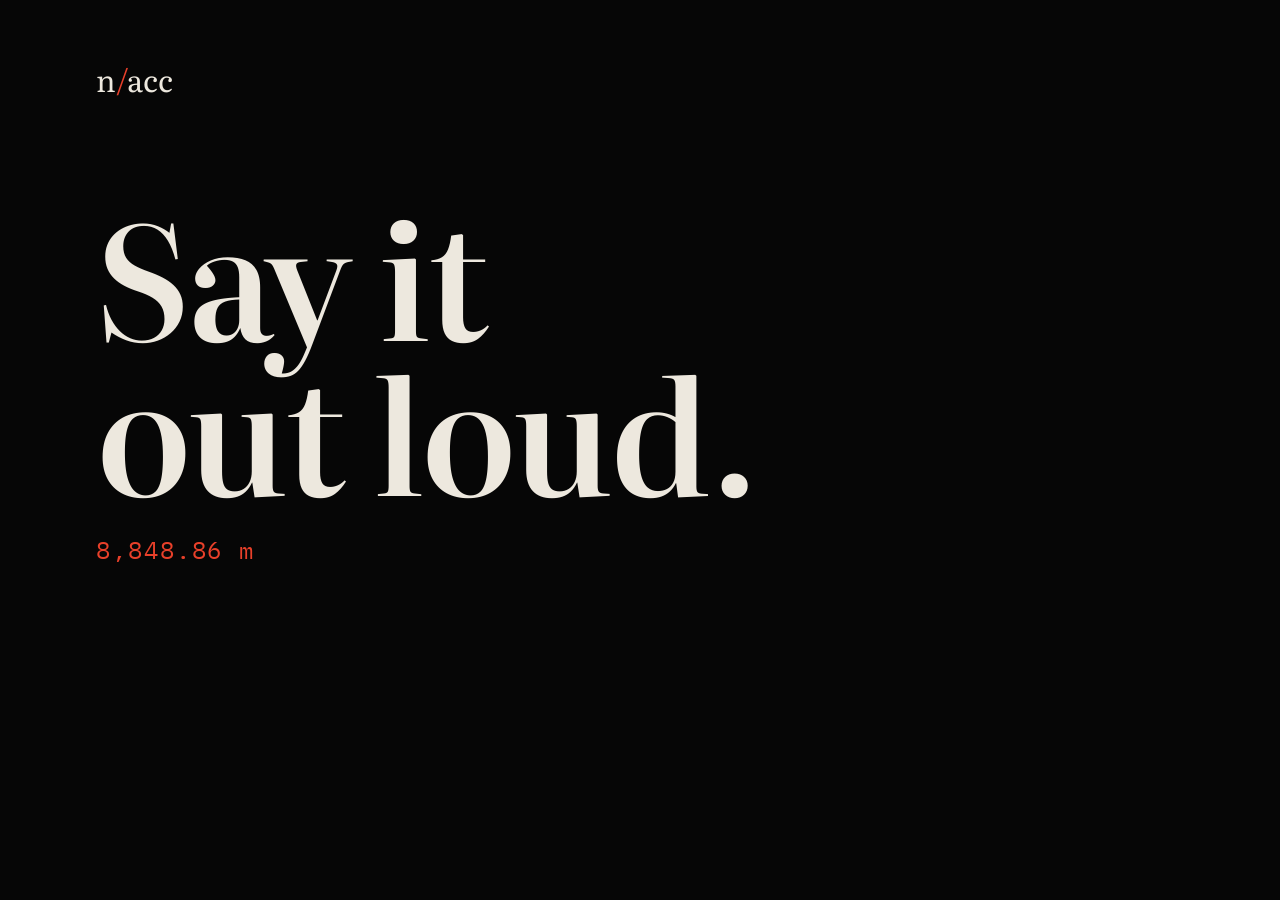
<file: assets/og-a.html>
<!doctype html><html lang="en"><head><meta charset="utf-8">
<link rel="stylesheet" href="https://fonts.googleapis.com/css2?family=Literata:ital,opsz,wght@0,7..72,400;0,7..72,600;1,7..72,400&family=IBM+Plex+Mono&display=swap">
<style>
html,body{margin:0;width:1200px;height:630px;background:#060606;overflow:hidden}
.card{position:relative;width:1200px;height:630px;font-family:Literata,Georgia,serif;color:#ede8de}
.mark{position:absolute;left:96px;top:64px;font-size:30px;line-height:1}
.mark span{color:#e8402a}
.h{position:absolute;left:96px;right:96px;top:196px;font-size:158px;line-height:0.98;letter-spacing:-0.02em;font-weight:600}
.alt{position:absolute;left:96px;bottom:64px;font-family:"IBM Plex Mono",monospace;font-size:24px;letter-spacing:.08em;color:#e8402a}
</style></head><body><div class="card">
<div class="mark">n<span>/</span>acc</div>
<div class="h">Say it<br>out loud.</div>
<div class="alt">8,848.86 m</div>
</div></body></html>
</file>
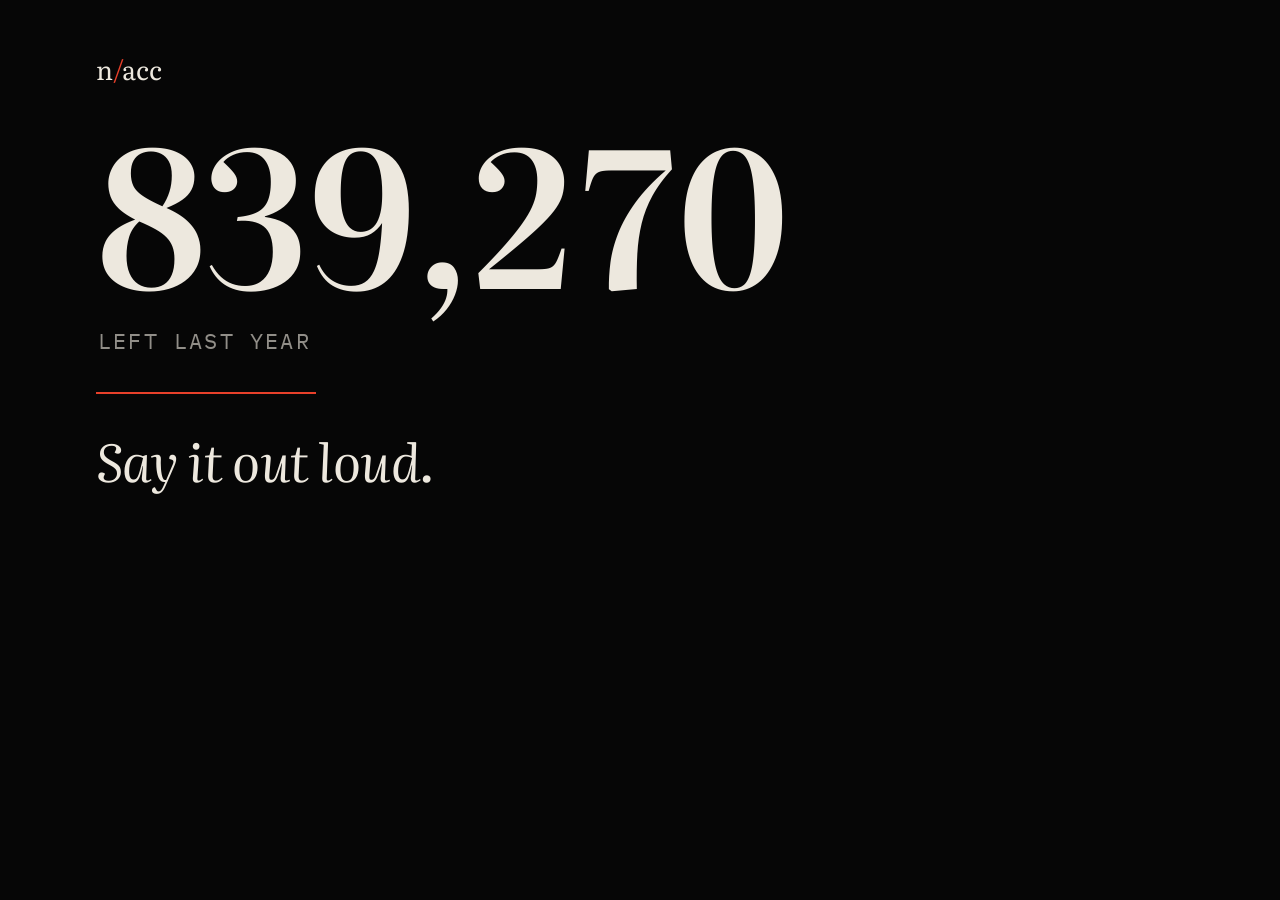
<file: assets/og-b.html>
<!doctype html><html lang="en"><head><meta charset="utf-8">
<link rel="stylesheet" href="https://fonts.googleapis.com/css2?family=Literata:ital,opsz,wght@0,7..72,400;0,7..72,600;1,7..72,400&family=IBM+Plex+Mono&display=swap">
<style>
html,body{margin:0;width:1200px;height:630px;background:#060606;overflow:hidden}
.card{position:relative;width:1200px;height:630px;font-family:Literata,Georgia,serif;color:#ede8de}
.mark{position:absolute;left:96px;top:56px;font-size:26px;line-height:1}
.mark span{color:#e8402a}
.num{position:absolute;left:96px;top:120px;font-size:190px;line-height:0.92;letter-spacing:-0.03em;font-weight:600;font-variant-numeric:tabular-nums}
.sub{position:absolute;left:98px;top:326px;font-family:"IBM Plex Mono",monospace;font-size:22px;letter-spacing:.1em;text-transform:uppercase;color:#918e88}
.rule{position:absolute;left:96px;top:392px;width:220px;height:2px;background:#e8402a}
.h{position:absolute;left:96px;top:432px;font-size:52px;line-height:1.08;letter-spacing:-0.01em;max-width:900px;font-style:italic}
</style></head><body><div class="card">
<div class="mark">n<span>/</span>acc</div>
<div class="num">839,270</div>
<div class="sub">left last year</div>
<div class="rule"></div>
<div class="h">Say it out loud.</div>
</div></body></html>
</file>
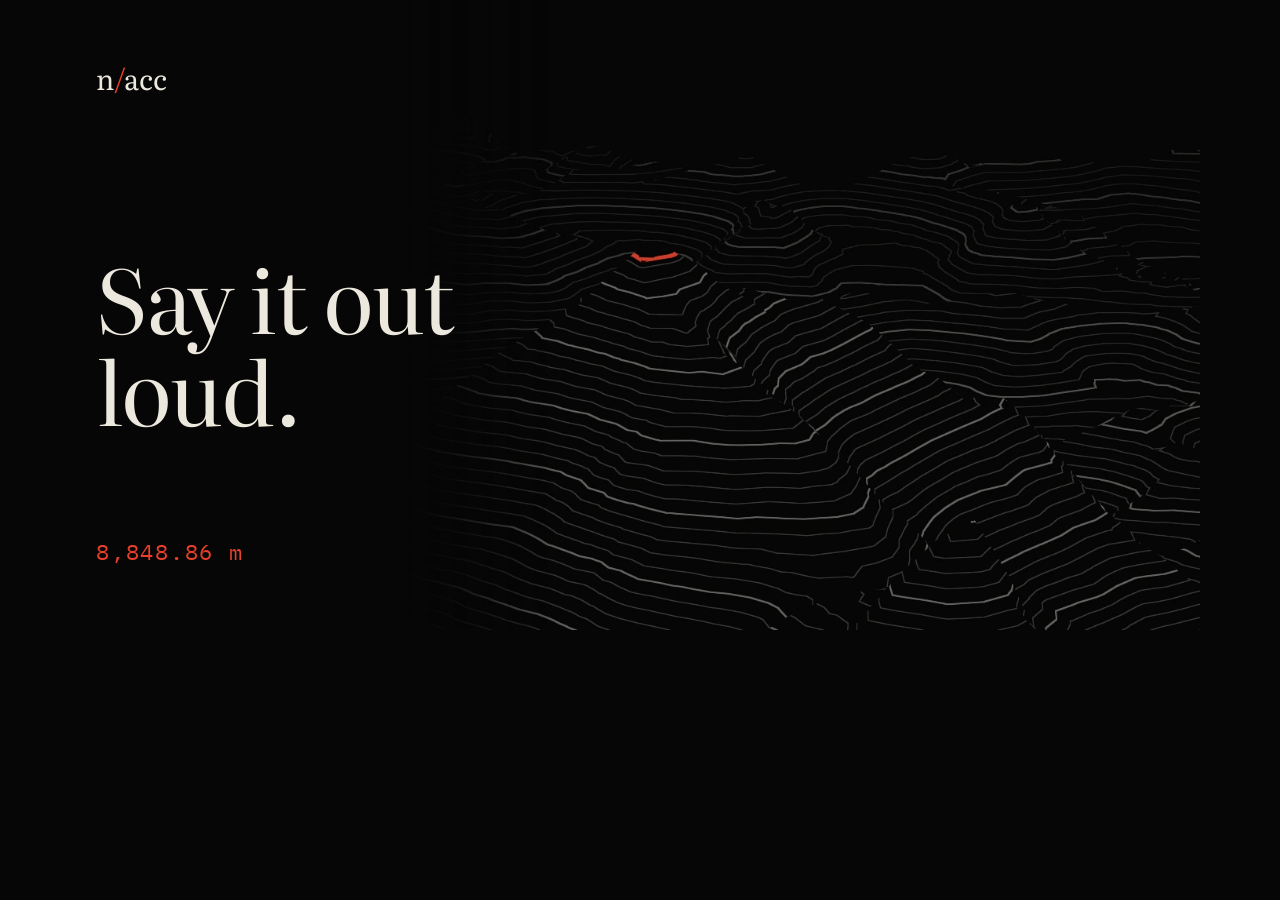
<file: assets/og-c.html>
<!doctype html><html lang="en"><head><meta charset="utf-8">
<link rel="stylesheet" href="https://fonts.googleapis.com/css2?family=Literata:ital,opsz,wght@0,7..72,400;0,7..72,600;1,7..72,400&family=IBM+Plex+Mono&display=swap">
<style>
html,body{margin:0;width:1200px;height:630px;background:#060606;overflow:hidden}
.card{position:relative;width:1200px;height:630px;font-family:Literata,Georgia,serif;color:#ede8de}
.lines{position:absolute;right:0;top:0;width:800px;height:630px;object-fit:cover;object-position:20% 30%;opacity:.92;-webkit-mask-image:linear-gradient(to right,transparent 0,#000 160px);mask-image:linear-gradient(to right,transparent 0,#000 160px)}
.mark{position:absolute;left:96px;top:64px;font-size:28px;line-height:1}
.mark span{color:#e8402a}
.h{position:absolute;left:96px;top:250px;font-size:88px;line-height:1.05;letter-spacing:-0.02em;max-width:520px}
.alt{position:absolute;left:96px;bottom:64px;font-family:"IBM Plex Mono",monospace;font-size:22px;letter-spacing:.08em;color:#e8402a}
</style></head><body><div class="card">
<img class="lines" src="img/og-c-linework-summit.webp" alt="">
<div class="mark">n<span>/</span>acc</div>
<div class="h">Say it out loud.</div>
<div class="alt">8,848.86 m</div>
</div></body></html>
</file>
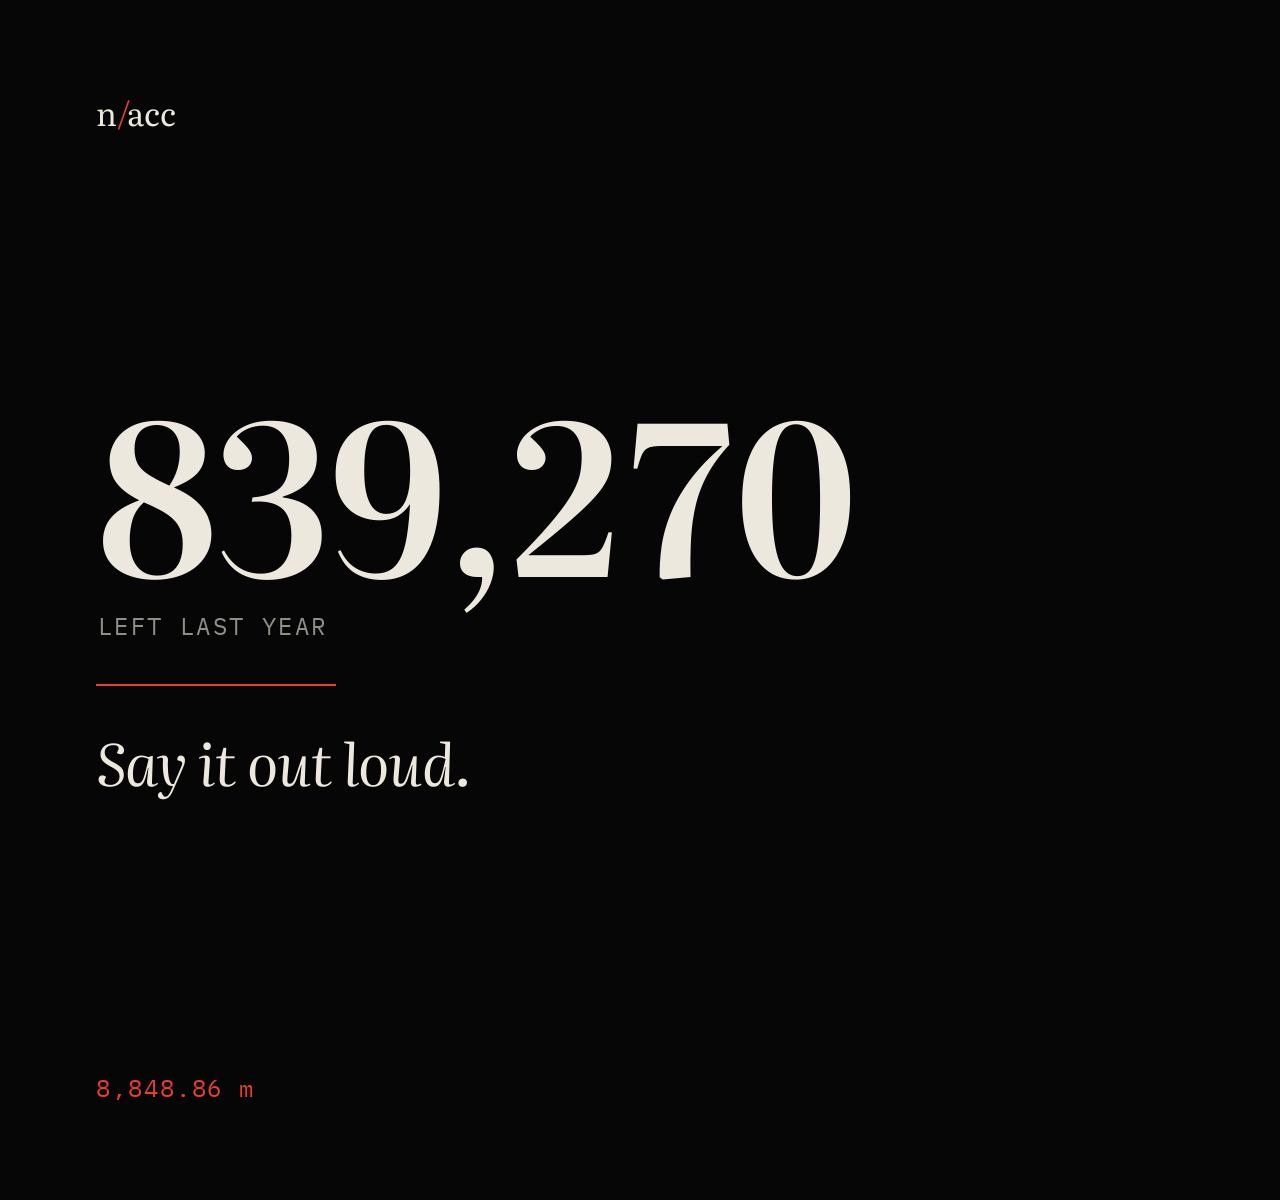
<file: assets/og-square.html>
<!doctype html><html lang="en"><head><meta charset="utf-8">
<link rel="stylesheet" href="https://fonts.googleapis.com/css2?family=Literata:ital,opsz,wght@0,7..72,400;0,7..72,600;1,7..72,400&family=IBM+Plex+Mono&display=swap">
<style>
html,body{margin:0;width:1200px;height:1200px;background:#060606;overflow:hidden}
.card{position:relative;width:1200px;height:1200px;font-family:Literata,Georgia,serif;color:#ede8de}
.mark{position:absolute;left:96px;top:96px;font-size:32px;line-height:1}
.mark span{color:#e8402a}
.num{position:absolute;left:96px;top:390px;font-size:210px;line-height:0.92;letter-spacing:-0.03em;font-weight:600;font-variant-numeric:tabular-nums}
.sub{position:absolute;left:98px;top:610px;font-family:"IBM Plex Mono",monospace;font-size:24px;letter-spacing:.1em;text-transform:uppercase;color:#918e88}
.rule{position:absolute;left:96px;top:684px;width:240px;height:2px;background:#e8402a}
.h{position:absolute;left:96px;top:730px;font-size:58px;line-height:1.08;letter-spacing:-0.01em;max-width:900px;font-style:italic}
.alt{position:absolute;left:96px;bottom:96px;font-family:"IBM Plex Mono",monospace;font-size:24px;letter-spacing:.08em;color:#e8402a}
</style></head><body><div class="card">
<div class="mark">n<span>/</span>acc</div>
<div class="num">839,270</div>
<div class="sub">left last year</div>
<div class="rule"></div>
<div class="h">Say it out loud.</div>
<div class="alt">8,848.86 m</div>
</div></body></html>
</file>
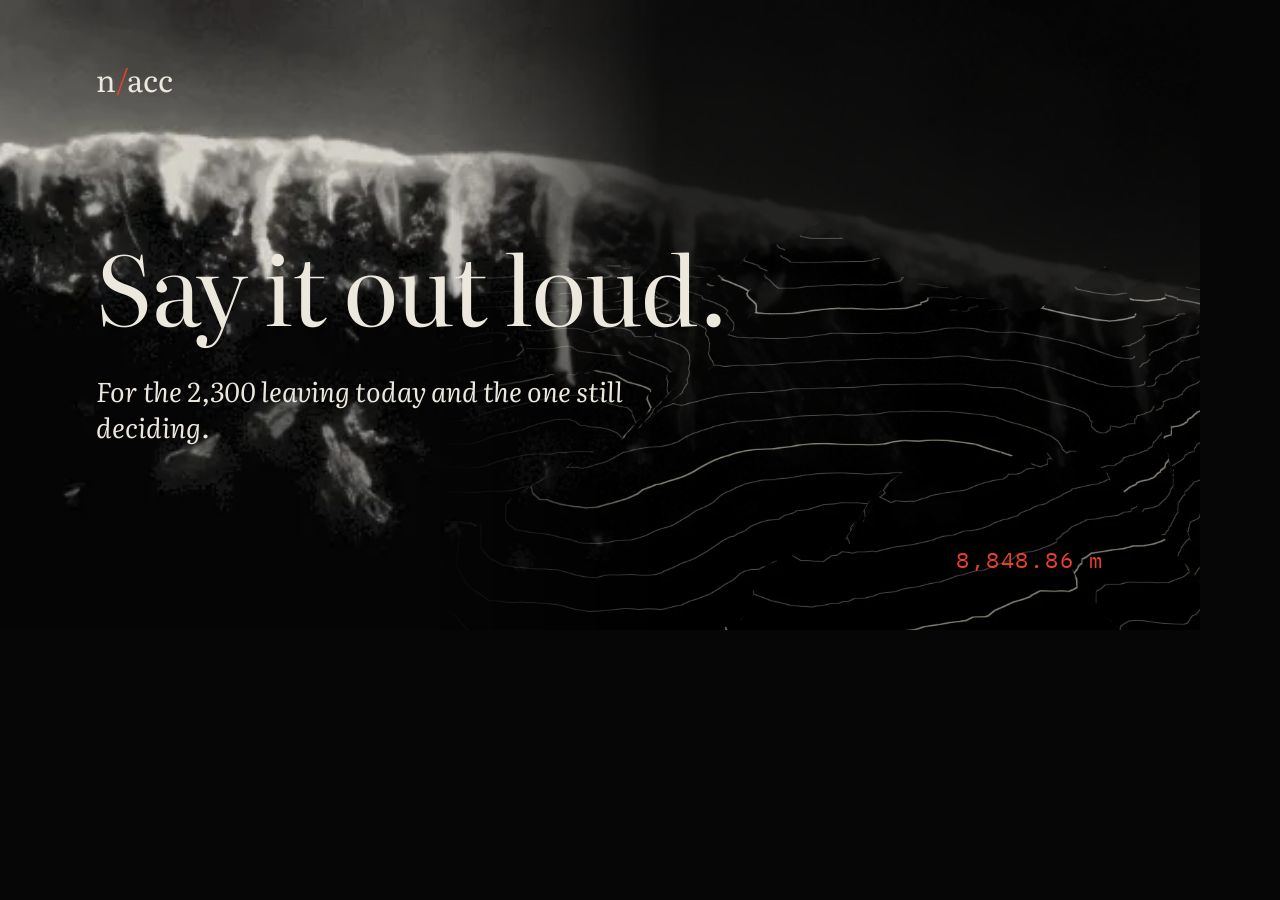
<file: assets/og.html>
<!doctype html><html lang="en"><head><meta charset="utf-8">
<link rel="stylesheet" href="https://fonts.googleapis.com/css2?family=Literata:ital,opsz,wght@0,7..72,400;1,7..72,400&family=IBM+Plex+Mono&display=swap">
<style>
html,body{margin:0;width:1200px;height:630px;background:#060606;overflow:hidden}
.card{position:relative;width:1200px;height:630px;font-family:Literata,Georgia,serif;color:#ede8de}
.plate{position:absolute;inset:0;width:1200px;height:630px;object-fit:cover;object-position:60% 18%;opacity:.9}
.massif{position:absolute;right:0;top:0;width:760px;height:630px;opacity:.85;object-fit:cover;object-position:right center;-webkit-mask-image:linear-gradient(to right,transparent 0,#000 220px);mask-image:linear-gradient(to right,transparent 0,#000 220px)}
.mark{position:absolute;left:96px;top:64px;font-size:30px;line-height:1}
.mark span{color:#e8402a}
.h{position:absolute;left:96px;top:236px;font-size:96px;line-height:1.02;letter-spacing:-0.02em;max-width:640px}
.deck{position:absolute;left:96px;top:372px;font-size:27px;font-style:italic;line-height:1.35;max-width:560px;color:#ede8de}
.alt{position:absolute;right:96px;bottom:56px;font-family:"IBM Plex Mono",monospace;font-size:22px;letter-spacing:.08em;color:#e8402a}
</style></head><body><div class="card">
<img class="plate" src="img/plate-2400.webp" alt="">
<img class="massif" src="img/massif-summit-1440.webp" alt="">
<div class="mark">n<span>/</span>acc</div>
<div class="h">Say it out loud.</div>
<div class="deck">For the 2,300 leaving today and the one still deciding.</div>
<div class="alt">8,848.86 m</div>
</div></body></html>
</file>
